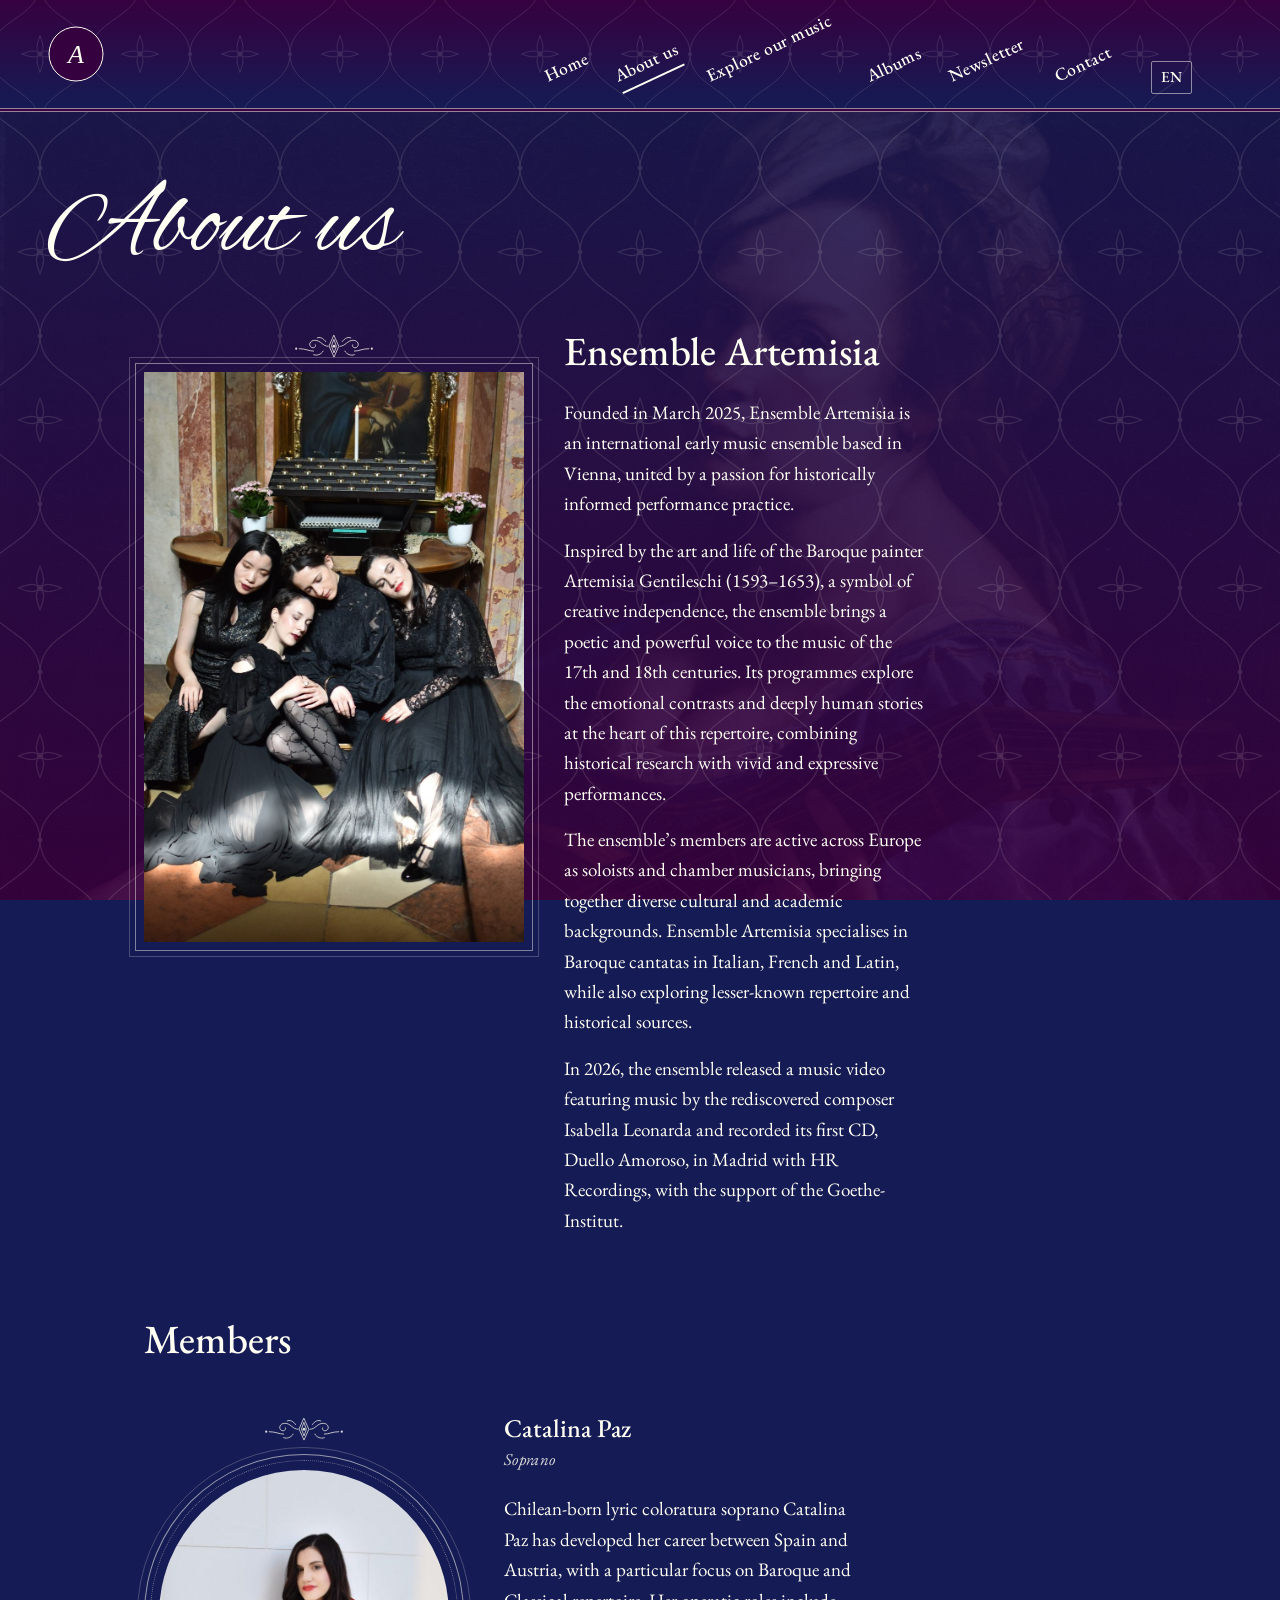
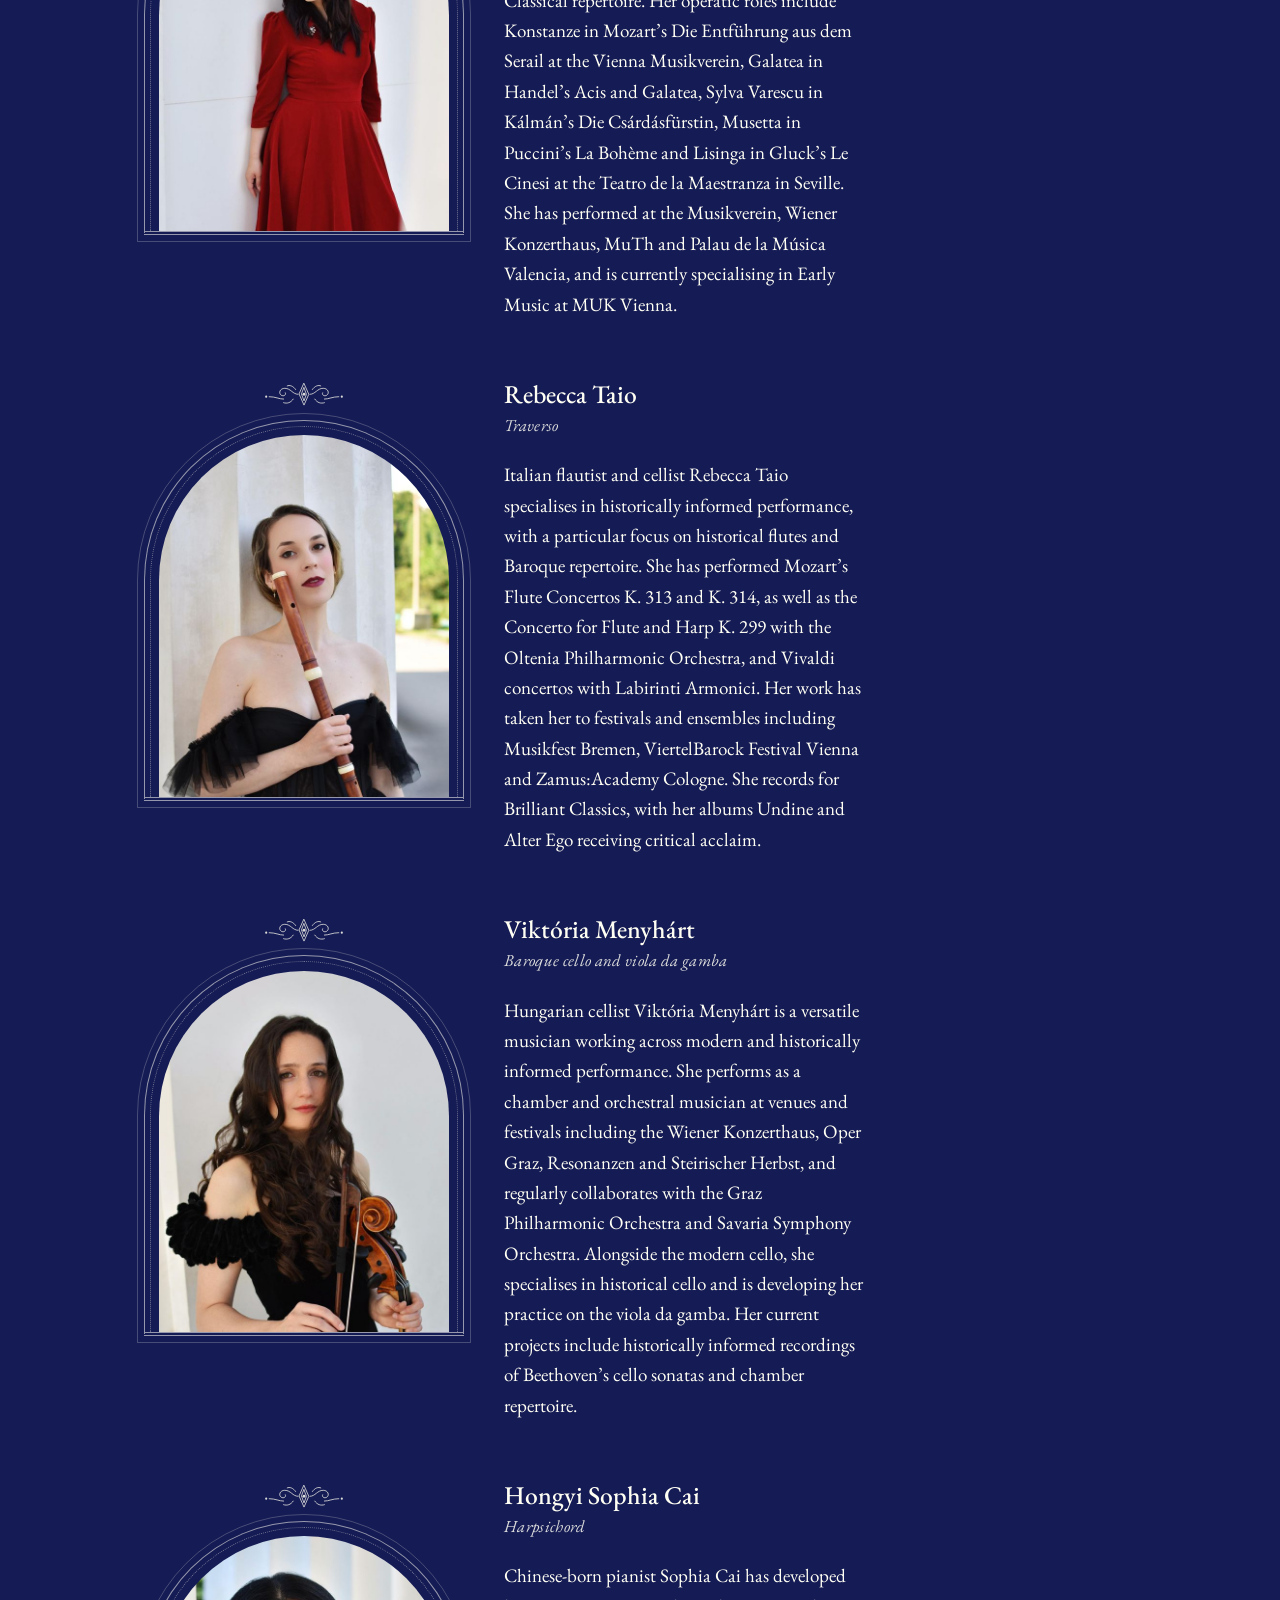
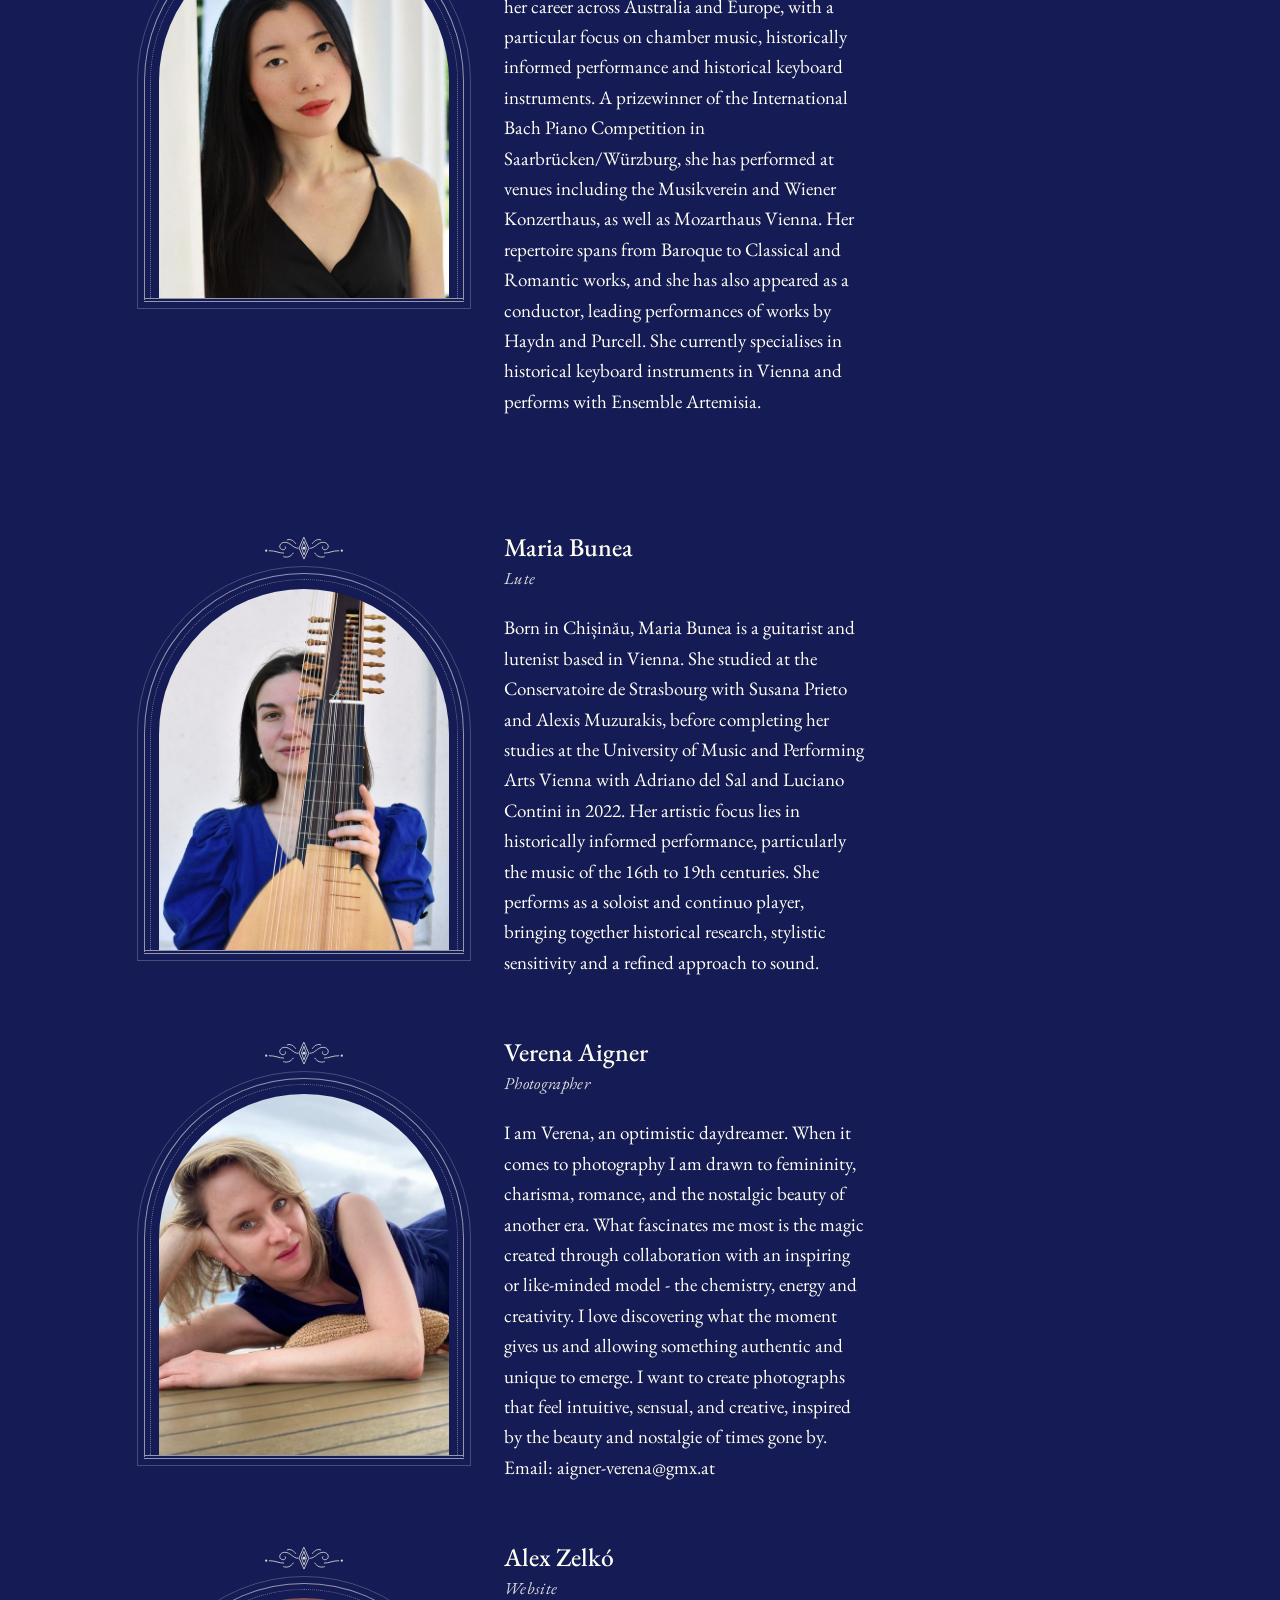
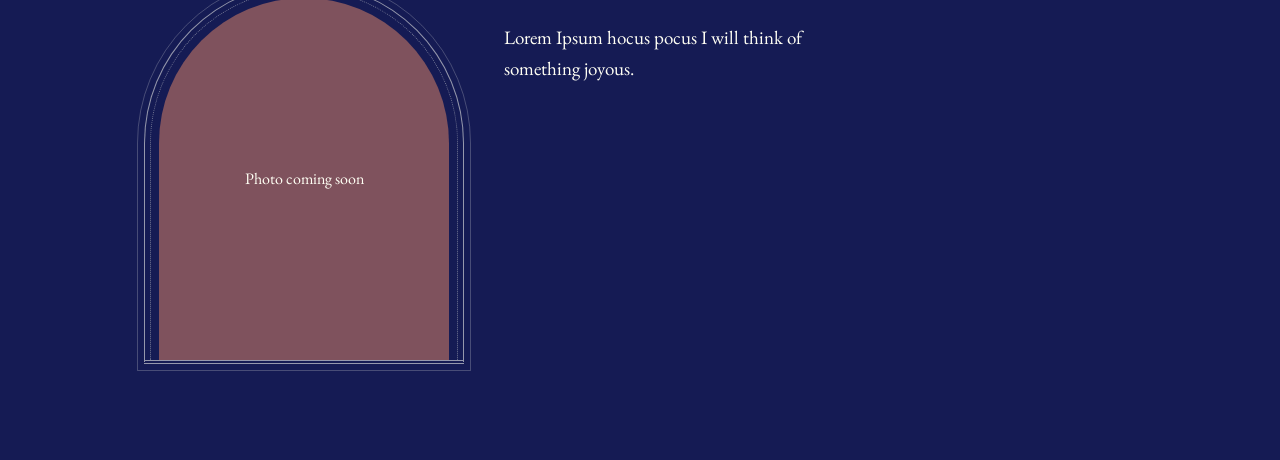
<file: about.html>
<!DOCTYPE html>
<html lang="en">
<head>
  <meta charset="utf-8">
  <meta name="viewport" content="width=device-width, initial-scale=1">
  <title>About us | Ensemble Artemisia</title>
  <meta name="description" content="Ensemble Artemisia: musicians, recordings and concerts.">

  <!-- Fonts: EB Garamond (text and menu) + Alex Brush (script, large title only).
       Fallbacks in the CSS keep the page readable if these fail to load. -->
  <link rel="preconnect" href="https://fonts.googleapis.com">
  <link rel="preconnect" href="https://fonts.gstatic.com" crossorigin>
  <link href="https://fonts.googleapis.com/css2?family=Alex+Brush&family=EB+Garamond:ital,wght@0,400;0,500;1,400&display=swap" rel="stylesheet">

  <link rel="stylesheet" href="css/style.css">
</head>
<body class="page-about">
  <a class="skip-link" href="#main">Skip to content</a>
  <div class="inner-bg" data-pan="page" data-pan-start="0" data-pan-end="70" aria-hidden="true"></div>

  <!-- ===== Shared header: copy this block to every page =====
       Only change which link has. -->
  <header class="site-header">
    <a class="logo" href="index.html" aria-label="Ensemble Artemisia, home">
      <!-- Replace images/logo.svg with the real logo (keep the file name, or update it here) -->
      <img src="images/logo.svg" alt="" width="56" height="56">
    </a>

    <button class="menu-toggle" type="button" aria-expanded="false" aria-controls="site-nav">Menu</button>

    <nav id="site-nav" class="site-nav" aria-label="Main">
      <ul>
        <li><a href="index.html">Home</a></li>
        <li><a href="about.html" aria-current="page">About us</a></li>
        <li><a href="music.html">Explore our music</a></li>
        <li><a href="albums.html">Albums</a></li>
        <li><a href="newsletter.html">Newsletter</a></li>
        <li><a href="contact.html">Contact</a></li>
      </ul>
      <!-- Language switch: English only for now.
           Later: turn this into a link pair, e.g. EN | DE, pointing to a /de/ copy of the site. -->
      <span class="lang" title="More languages coming later">EN</span>
    </nav>
  </header>

  <main id="main" class="inner">
    <h1>About us</h1>

    <section class="group" aria-labelledby="group-title">
      <div class="photo"><img src="images/group.jpg" alt="The four musicians resting their heads on each other in a candlelit chapel" width="900" height="1351"></div>
      <div>
        <h2 id="group-title">Ensemble Artemisia</h2>
        <p>Founded in March 2025, Ensemble Artemisia is an international early music ensemble based in Vienna, united by a passion for historically informed performance practice.</p>
        <p>Inspired by the art and life of the Baroque painter Artemisia Gentileschi (1593–1653), a symbol of creative independence, the ensemble brings a poetic and powerful voice to the music of the 17th and 18th centuries. Its programmes explore the emotional contrasts and deeply human stories at the heart of this repertoire, combining historical research with vivid and expressive performances.</p>
        <p>The ensemble’s members are active across Europe as soloists and chamber musicians, bringing together diverse cultural and academic backgrounds. Ensemble Artemisia specialises in Baroque cantatas in Italian, French and Latin, while also exploring lesser-known repertoire and historical sources.</p>
        <p>In 2026, the ensemble released a music video featuring music by the rediscovered composer Isabella Leonarda and recorded its first CD, Duello Amoroso, in Madrid with HR Recordings, with the support of the Goethe-Institut.</p>
      </div>
    </section>

    <section class="members" aria-labelledby="members-title">
      <h2 id="members-title">Members</h2>
      <article class="member">
        <div class="frame"><img class="arch" src="images/members/catalina.jpg" alt="Portrait of Catalina Paz in a red velvet dress" width="600" height="750" loading="lazy"></div>
        <div>
          <h3>Catalina Paz</h3>
          <p class="role">Soprano</p>
          <p>Chilean-born lyric coloratura soprano Catalina Paz has developed her career between Spain and Austria, with a particular focus on Baroque and Classical repertoire. Her operatic roles include Konstanze in Mozart’s Die Entführung aus dem Serail at the Vienna Musikverein, Galatea in Handel’s Acis and Galatea, Sylva Varescu in Kálmán’s Die Csárdásfürstin, Musetta in Puccini’s La Bohème and Lisinga in Gluck’s Le Cinesi at the Teatro de la Maestranza in Seville. She has performed at the Musikverein, Wiener Konzerthaus, MuTh and Palau de la Música Valencia, and is currently specialising in Early Music at MUK Vienna.</p>
        </div>
      </article>
      <article class="member">
        <div class="frame"><img class="arch" src="images/members/rebecca.jpg" alt="Portrait of Rebecca Taio holding a wooden flute" width="600" height="750" loading="lazy"></div>
        <div>
          <h3>Rebecca Taio</h3>
          <p class="role">Traverso</p>
          <p>Italian flautist and cellist Rebecca Taio specialises in historically informed performance, with a particular focus on historical flutes and Baroque repertoire. She has performed Mozart’s Flute Concertos K. 313 and K. 314, as well as the Concerto for Flute and Harp K. 299 with the Oltenia Philharmonic Orchestra, and Vivaldi concertos with Labirinti Armonici. Her work has taken her to festivals and ensembles including Musikfest Bremen, ViertelBarock Festival Vienna and Zamus:Academy Cologne. She records for Brilliant Classics, with her albums Undine and Alter Ego receiving critical acclaim.</p>
        </div>
      </article>
      <article class="member">
        <div class="frame"><img class="arch" src="images/members/viktoria.jpg" alt="Portrait of Viktória Menyhárt with a cello" width="600" height="750" loading="lazy"></div>
        <div>
          <h3>Viktória Menyhárt</h3>
          <p class="role">Baroque cello and viola da gamba</p>
          <p>Hungarian cellist Viktória Menyhárt is a versatile musician working across modern and historically informed performance. She performs as a chamber and orchestral musician at venues and festivals including the Wiener Konzerthaus, Oper Graz, Resonanzen and Steirischer Herbst, and regularly collaborates with the Graz Philharmonic Orchestra and Savaria Symphony Orchestra. Alongside the modern cello, she specialises in historical cello and is developing her practice on the viola da gamba. Her current projects include historically informed recordings of Beethoven’s cello sonatas and chamber repertoire.</p>
        </div>
      </article>
      <article class="member">
        <div class="frame"><img class="arch" src="images/members/sophia.jpg" alt="Portrait of Hongyi Sophia Cai in a black dress" width="600" height="750" loading="lazy"></div>
        <div>
          <h3>Hongyi Sophia Cai</h3>
          <p class="role">Harpsichord</p>
          <p>Chinese-born pianist Sophia Cai has developed her career across Australia and Europe, with a particular focus on chamber music, historically informed performance and historical keyboard instruments. A prizewinner of the International Bach Piano Competition in Saarbrücken/Würzburg, she has performed at venues including the Musikverein and Wiener Konzerthaus, as well as Mozarthaus Vienna. Her repertoire spans from Baroque to Classical and Romantic works, and she has also appeared as a conductor, leading performances of works by Haydn and Purcell. She currently specialises in historical keyboard instruments in Vienna and performs with Ensemble Artemisia.</p>
        </div>
      </article>
      <article class="member member--gap">
        <div class="frame"><img class="arch" src="images/members/maria.jpg" alt="Portrait of Maria Bunea holding a long-necked lute" width="600" height="750" loading="lazy"></div>
        <div>
          <h3>Maria Bunea</h3>
          <p class="role">Lute</p>
          <p>Born in Chișinău, Maria Bunea is a guitarist and lutenist based in Vienna. She studied at the Conservatoire de Strasbourg with Susana Prieto and Alexis Muzurakis, before completing her studies at the University of Music and Performing Arts Vienna with Adriano del Sal and Luciano Contini in 2022. Her artistic focus lies in historically informed performance, particularly the music of the 16th to 19th centuries. She performs as a soloist and continuo player, bringing together historical research, stylistic sensitivity and a refined approach to sound.</p>
        </div>
      </article>
      <article class="member">
        <div class="frame"><img class="arch" src="images/members/verena.jpg" alt="Portrait of Verena Aigner lying on a wooden deck" width="600" height="750" loading="lazy"></div>
        <div>
          <h3>Verena Aigner</h3>
          <p class="role">Photographer</p>
          <p>I am Verena, an optimistic daydreamer. When it comes to photography I am drawn to femininity, charisma, romance, and the nostalgic beauty of another era. What fascinates me most is the magic created through collaboration with an inspiring or like-minded model - the chemistry, energy and creativity. I love discovering what the moment gives us and allowing something authentic and unique to emerge. I want to create photographs that feel intuitive, sensual, and creative, inspired by the beauty and nostalgie of times gone by. Email: aigner-verena@gmx.at </p>
        </div>
      </article>
      <article class="member">
        <div class="frame"><div class="arch arch--empty" role="img" aria-label="Photo of Alex Zelkó coming soon">Photo coming soon</div></div>
        <div>
          <h3>Alex Zelkó</h3>
          <p class="role">Website</p>
          <p>Lorem Ipsum hocus pocus I will think of something joyous.</p>
        </div>
      </article>
    </section>
  </main>

  <script src="js/main.js"></script>
</body>
</html>
</file>
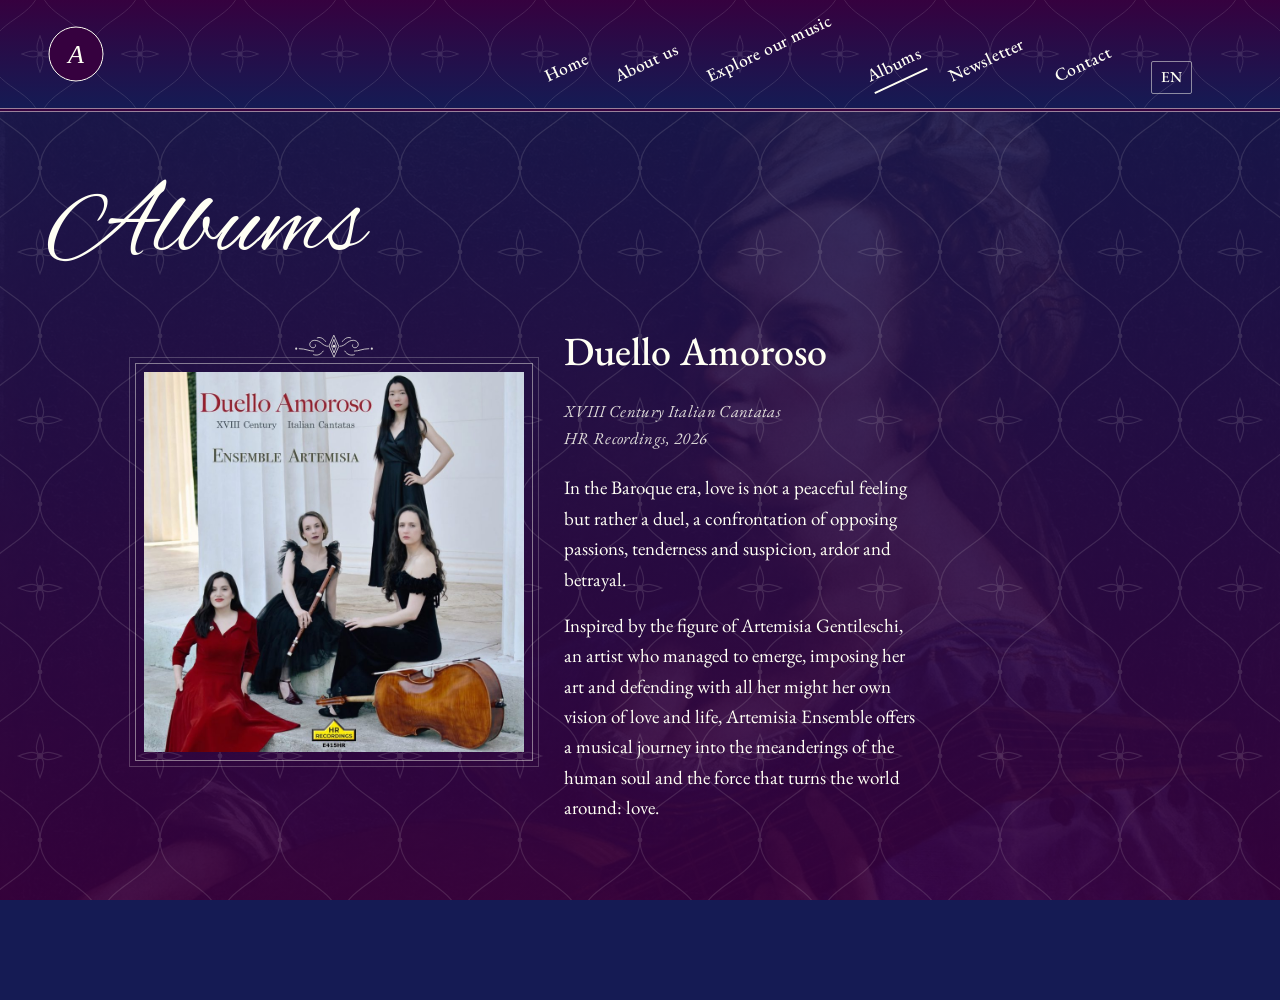
<file: albums.html>
<!DOCTYPE html>
<html lang="en">
<head>
  <meta charset="utf-8">
  <meta name="viewport" content="width=device-width, initial-scale=1">
  <title>Albums | Ensemble Artemisia</title>
  <meta name="description" content="Ensemble Artemisia: musicians, recordings and concerts.">

  <!-- Fonts: EB Garamond (text and menu) + Alex Brush (script, large title only).
       Fallbacks in the CSS keep the page readable if these fail to load. -->
  <link rel="preconnect" href="https://fonts.googleapis.com">
  <link rel="preconnect" href="https://fonts.gstatic.com" crossorigin>
  <link href="https://fonts.googleapis.com/css2?family=Alex+Brush&family=EB+Garamond:ital,wght@0,400;0,500;1,400&display=swap" rel="stylesheet">

  <link rel="stylesheet" href="css/style.css">
</head>
<body class="page-albums">
  <a class="skip-link" href="#main">Skip to content</a>
  <div class="inner-bg" data-pan="page" data-pan-start="0" data-pan-end="70" aria-hidden="true"></div>

  <!-- ===== Shared header: copy this block to every page =====
       Only change which link has. -->
  <header class="site-header">
    <a class="logo" href="index.html" aria-label="Ensemble Artemisia, home">
      <!-- Replace images/logo.svg with the real logo (keep the file name, or update it here) -->
      <img src="images/logo.svg" alt="" width="56" height="56">
    </a>

    <button class="menu-toggle" type="button" aria-expanded="false" aria-controls="site-nav">Menu</button>

    <nav id="site-nav" class="site-nav" aria-label="Main">
      <ul>
        <li><a href="index.html">Home</a></li>
        <li><a href="about.html">About us</a></li>
        <li><a href="music.html">Explore our music</a></li>
        <li><a href="albums.html" aria-current="page">Albums</a></li>
        <li><a href="newsletter.html">Newsletter</a></li>
        <li><a href="contact.html">Contact</a></li>
      </ul>
      <!-- Language switch: English only for now.
           Later: turn this into a link pair, e.g. EN | DE, pointing to a /de/ copy of the site. -->
      <span class="lang" title="More languages coming later">EN</span>
    </nav>
  </header>

  <main id="main" class="inner">
    <h1>Albums</h1>

    <!-- One block per album: copy this whole <section> to add another album -->
    <section class="group" aria-labelledby="album-1-title">
      <div class="photo">
        <img src="images/album-duello-amoroso.jpg" alt="Cover of the album Duello Amoroso: the four musicians among white columns" width="900" height="900">
      </div>
      <div>
        <h2 id="album-1-title">Duello Amoroso</h2>
        <p class="album-subtitle">XVIII Century Italian Cantatas<br>HR Recordings, 2026</p>
        <p>In the Baroque era, love is not a peaceful feeling but rather a duel, a confrontation of opposing passions, tenderness and suspicion, ardor and betrayal.</p>
        <p>Inspired by the figure of Artemisia Gentileschi, an artist who managed to emerge, imposing her art and defending with all her might her own vision of love and life, Artemisia Ensemble offers a musical journey into the meanderings of the human soul and the force that turns the world around: love.</p>
      </div>
    </section>
  </main>

  <script src="js/main.js"></script>
</body>
</html>
</file>
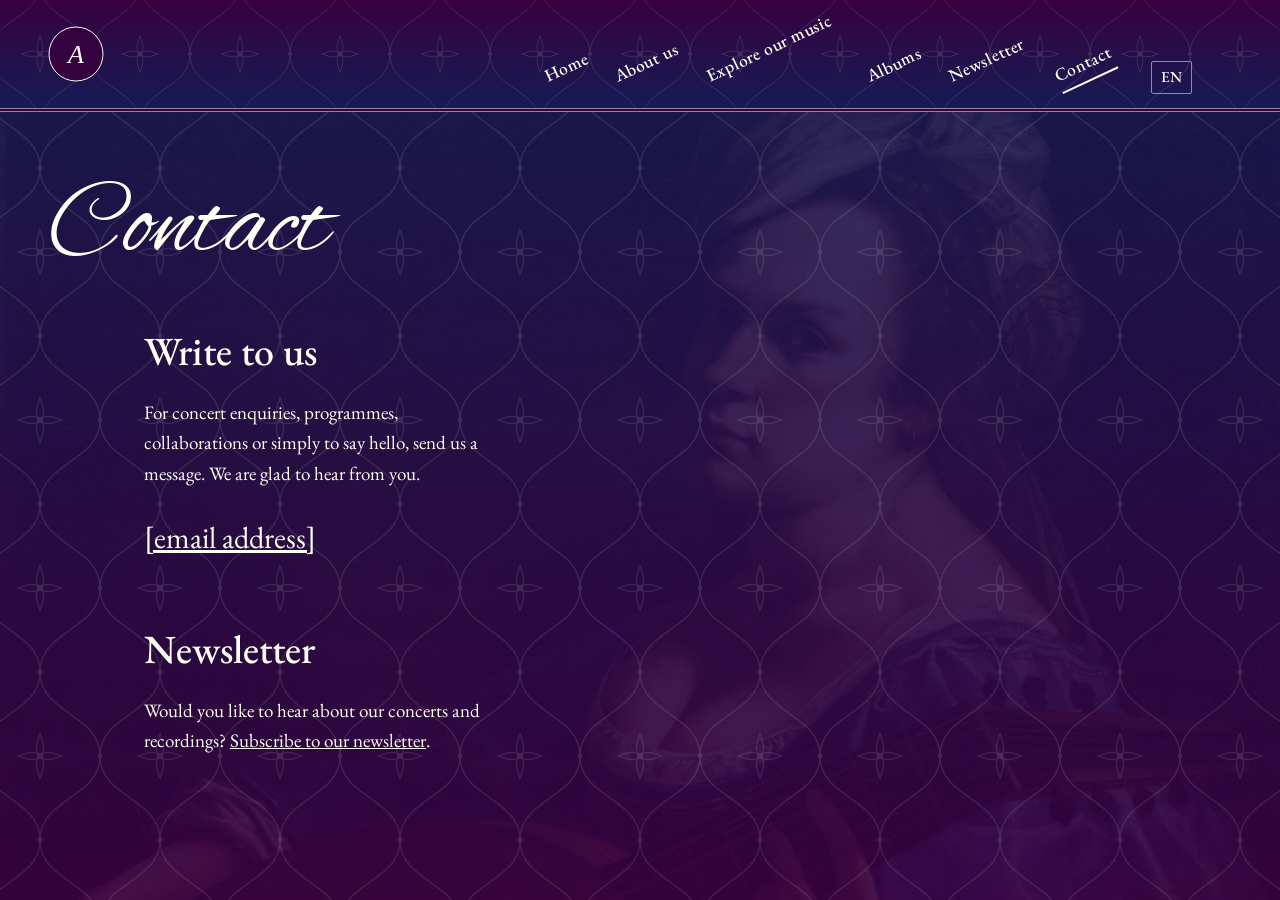
<file: contact.html>
<!DOCTYPE html>
<html lang="en">
<head>
  <meta charset="utf-8">
  <meta name="viewport" content="width=device-width, initial-scale=1">
  <title>Contact | Ensemble Artemisia</title>
  <meta name="description" content="Ensemble Artemisia: musicians, recordings and concerts.">

  <!-- Fonts: EB Garamond (text and menu) + Alex Brush (script, large title only).
       Fallbacks in the CSS keep the page readable if these fail to load. -->
  <link rel="preconnect" href="https://fonts.googleapis.com">
  <link rel="preconnect" href="https://fonts.gstatic.com" crossorigin>
  <link href="https://fonts.googleapis.com/css2?family=Alex+Brush&family=EB+Garamond:ital,wght@0,400;0,500;1,400&display=swap" rel="stylesheet">

  <link rel="stylesheet" href="css/style.css">
</head>
<body class="page-contact">
  <a class="skip-link" href="#main">Skip to content</a>
  <div class="inner-bg" data-pan="page" data-pan-start="0" data-pan-end="70" aria-hidden="true"></div>

  <!-- ===== Shared header: copy this block to every page =====
       Only change which link has. -->
  <header class="site-header">
    <a class="logo" href="index.html" aria-label="Ensemble Artemisia, home">
      <!-- Replace images/logo.svg with the real logo (keep the file name, or update it here) -->
      <img src="images/logo.svg" alt="" width="56" height="56">
    </a>

    <button class="menu-toggle" type="button" aria-expanded="false" aria-controls="site-nav">Menu</button>

    <nav id="site-nav" class="site-nav" aria-label="Main">
      <ul>
        <li><a href="index.html">Home</a></li>
        <li><a href="about.html">About us</a></li>
        <li><a href="music.html">Explore our music</a></li>
        <li><a href="albums.html">Albums</a></li>
        <li><a href="newsletter.html">Newsletter</a></li>
        <li><a href="contact.html" aria-current="page">Contact</a></li>
      </ul>
      <!-- Language switch: English only for now.
           Later: turn this into a link pair, e.g. EN | DE, pointing to a /de/ copy of the site. -->
      <span class="lang" title="More languages coming later">EN</span>
    </nav>
  </header>

  <main id="main" class="inner">
    <h1>Contact</h1>

    <section class="contact-block" aria-labelledby="write-title">
      <h2 id="write-title">Write to us</h2>
      <p>For concert enquiries, programmes, collaborations or simply to say hello, send us a message. We are glad to hear from you.</p>
      <!-- Replace EMAIL_ADDRESS (twice: in the link and in the visible text) with the ensemble's address -->
      <p class="contact-link"><a href="mailto:EMAIL_ADDRESS">[email address]</a></p>
    </section>

    <!-- Social media: remove the comment marks around this block and fill in the links.
    <section class="contact-block" aria-labelledby="follow-title">
      <h2 id="follow-title">Follow us</h2>
      <ul class="link-list">
        <li><a href="https://www.youtube.com/CHANNEL">YouTube</a></li>
        <li><a href="https://www.instagram.com/ACCOUNT">Instagram</a></li>
      </ul>
    </section>
    -->

    <section class="contact-block" aria-labelledby="news-title">
      <h2 id="news-title">Newsletter</h2>
      <p>Would you like to hear about our concerts and recordings? <a href="newsletter.html">Subscribe to our newsletter</a>.</p>
    </section>
  </main>

  <script src="js/main.js"></script>
</body>
</html>
</file>
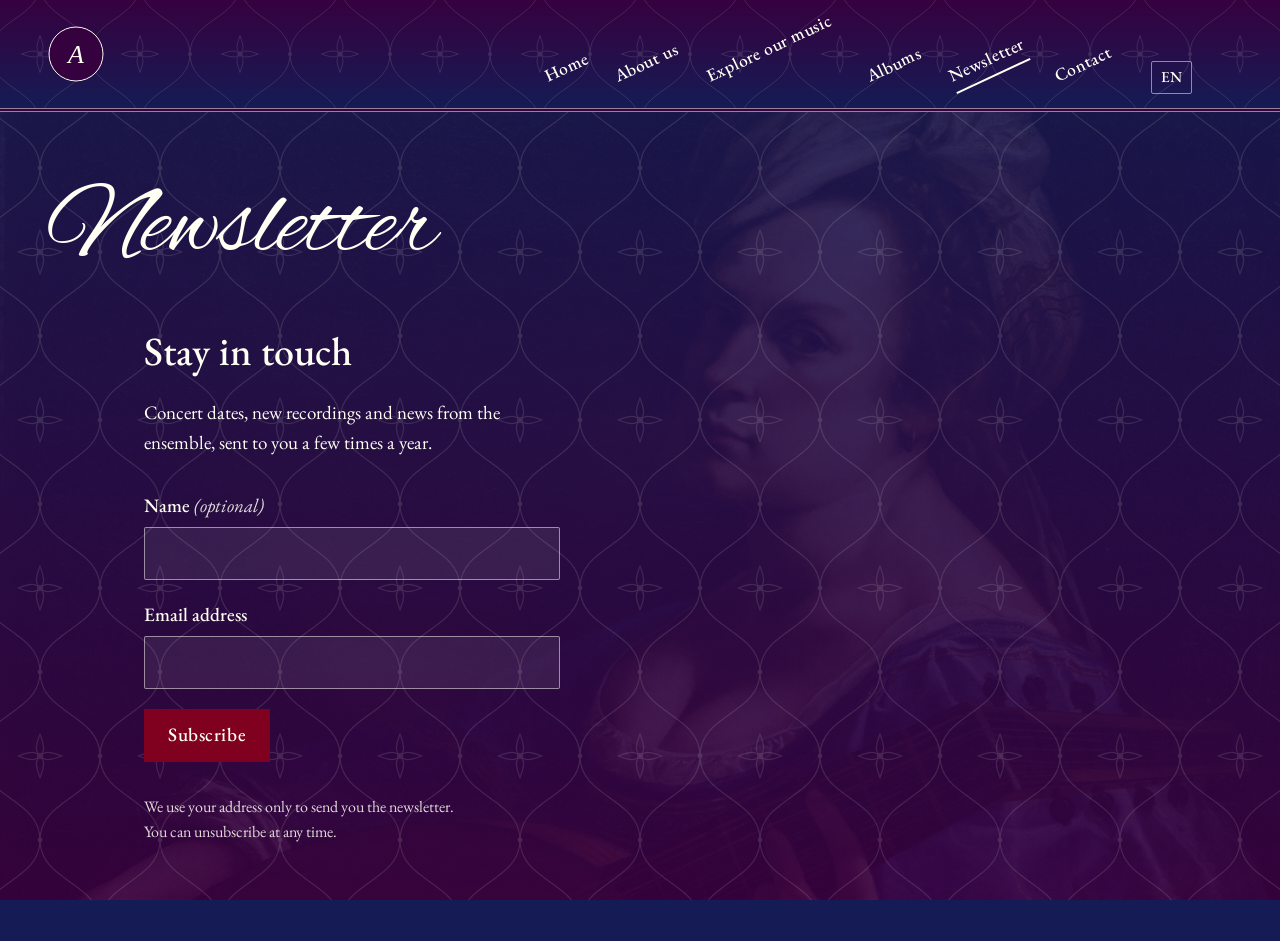
<file: newsletter.html>
<!DOCTYPE html>
<html lang="en">
<head>
  <meta charset="utf-8">
  <meta name="viewport" content="width=device-width, initial-scale=1">
  <title>Newsletter | Ensemble Artemisia</title>
  <meta name="description" content="Ensemble Artemisia: musicians, recordings and concerts.">

  <!-- Fonts: EB Garamond (text and menu) + Alex Brush (script, large title only).
       Fallbacks in the CSS keep the page readable if these fail to load. -->
  <link rel="preconnect" href="https://fonts.googleapis.com">
  <link rel="preconnect" href="https://fonts.gstatic.com" crossorigin>
  <link href="https://fonts.googleapis.com/css2?family=Alex+Brush&family=EB+Garamond:ital,wght@0,400;0,500;1,400&display=swap" rel="stylesheet">

  <link rel="stylesheet" href="css/style.css">
</head>
<body class="page-newsletter">
  <a class="skip-link" href="#main">Skip to content</a>
  <div class="inner-bg" data-pan="page" data-pan-start="0" data-pan-end="70" aria-hidden="true"></div>

  <!-- ===== Shared header: copy this block to every page =====
       Only change which link has. -->
  <header class="site-header">
    <a class="logo" href="index.html" aria-label="Ensemble Artemisia, home">
      <!-- Replace images/logo.svg with the real logo (keep the file name, or update it here) -->
      <img src="images/logo.svg" alt="" width="56" height="56">
    </a>

    <button class="menu-toggle" type="button" aria-expanded="false" aria-controls="site-nav">Menu</button>

    <nav id="site-nav" class="site-nav" aria-label="Main">
      <ul>
        <li><a href="index.html">Home</a></li>
        <li><a href="about.html">About us</a></li>
        <li><a href="music.html">Explore our music</a></li>
        <li><a href="albums.html">Albums</a></li>
        <li><a href="newsletter.html" aria-current="page">Newsletter</a></li>
        <li><a href="contact.html">Contact</a></li>
      </ul>
      <!-- Language switch: English only for now.
           Later: turn this into a link pair, e.g. EN | DE, pointing to a /de/ copy of the site. -->
      <span class="lang" title="More languages coming later">EN</span>
    </nav>
  </header>

  <main id="main" class="inner">
    <h1>Newsletter</h1>

    <section aria-labelledby="signup-title">
      <h2 id="signup-title">Stay in touch</h2>
      <p>Concert dates, new recordings and news from the ensemble, sent to you a few times a year.</p>

      <!-- Sign-up form. It does not send anything yet:
           replace SIGNUP_URL with the form address from your newsletter service
           (Mailchimp, Brevo, Buttondown, ...), and rename the fields if that service asks for other names.
           Until then, js/main.js shows a short message instead of sending. -->
      <form class="signup" action="SIGNUP_URL" method="post">
        <div class="field">
          <label for="signup-name">Name <span class="optional">(optional)</span></label>
          <input id="signup-name" name="name" type="text" autocomplete="name">
        </div>
        <div class="field">
          <label for="signup-email">Email address</label>
          <input id="signup-email" name="email" type="email" autocomplete="email" required>
        </div>
        <button class="button" type="submit">Subscribe</button>
        <p class="form-note" role="status"></p>
      </form>

      <p class="small-print">We use your address only to send you the newsletter. You can unsubscribe at any time.</p>
    </section>
  </main>

  <script src="js/main.js"></script>
</body>
</html>
</file>
<file: css/style.css>
/* ==========================================================
   Ensemble Artemisia: shared styles
   Change colors and fonts in the :root block below.
   ========================================================== */

:root {
  /* The ensemble's palette */
  --navy: #151b54;
  --purple: #36013f;
  --burgundy: #800020;
  --mauve: #7f525d;
  --brown: #5c3317;
  --green: #046307;
  --ivory: #fffff4;

  /* Fonts. The ensemble is still choosing, so swapping is one line:
     replace a name in the lists below AND in the Google Fonts <link> in each HTML page.
     Candidates: "EB Garamond" (the free Garamond), "Libre Baskerville",
     "Old Standard TT", "Alex Brush" (a script: best kept for large titles only). */
  --font-script: "Alex Brush", "Snell Roundhand", cursive;
  --font-text: "EB Garamond", Garamond, Georgia, "Times New Roman", serif;

  --page-pad: clamp(1.25rem, 4vw, 3rem);

  /* Hero picture: wide group photo on desktop, tall one on phones (see the phone block below) */
  --hero-image: url("../images/hero-desktop.jpg");

  /* Hero picture framing (desktop values; the phone values are in the phone block below).
     --hero-x / --hero-y: which part of the picture shows (0% = left / top edge, 100% = right / bottom edge).
     --hero-zoom: size of the picture; 1 = it just fills the hero, 1.39 = 139%.
     --hero-pan: how far the picture slides down while the page scrolls, in percent points (0 = still). */
  --hero-x: 0%;
  --hero-y: 31%;
  --hero-zoom: 1.44;
  --hero-pan: 60;

  /* Height of the solid header bar (the home picture starts right below it) */
  --header-h: 7rem;
}

*,
*::before,
*::after { box-sizing: border-box; }

html { -webkit-text-size-adjust: 100%; }

body {
  margin: 0;
  background: var(--navy);
  color: var(--ivory);
  font-family: var(--font-text);
  font-size: 1.1875rem;
  line-height: 1.6;
}

img { max-width: 100%; height: auto; }

a { color: inherit; }

/* Visible keyboard focus everywhere */
:focus-visible {
  outline: 2px solid var(--ivory);
  outline-offset: 3px;
}

.skip-link {
  position: absolute;
  left: 1rem;
  top: -4rem;
  z-index: 100;
  padding: 0.5rem 1rem;
  background: var(--ivory);
  color: var(--navy);
}
.skip-link:focus { top: 1rem; }

/* ---------- Header: a solid bar at the top of every page ---------- */

.site-header {
  position: relative;
  z-index: 10;
  isolation: isolate;
  min-height: var(--header-h);
  display: flex;
  align-items: flex-end;
  justify-content: space-between;
  padding: 0.9rem var(--page-pad);
  background: linear-gradient(180deg, var(--purple), var(--navy));
  border-bottom: 4px double rgba(255, 255, 244, 0.5);   /* same double line as the picture frames */
}
.site-header::before {
  content: "";
  position: absolute;
  inset: 0;
  z-index: -1;
  background: url("../images/pattern.svg") center / 100px 140px;
  opacity: 0.12;
  pointer-events: none;
}

.logo { align-self: center; display: block; line-height: 0; }
.logo img { border-radius: 50%; }

.site-nav {
  display: flex;
  align-items: center;
  gap: 1.75rem;
}

.site-nav ul {
  display: flex;
  flex-wrap: wrap;
  gap: 0.5rem 1.75rem;
  margin: 0;
  padding: 0;
  list-style: none;
}

.site-nav a {
  display: inline-block;
  padding: 0.25rem 0 0.15rem;
  text-decoration: none;
  font-weight: 500;
  font-size: 1.1rem;
  letter-spacing: 0.03em;
  border-bottom: 2px solid transparent;
}
.site-nav a:hover { border-bottom-color: rgba(255, 255, 244, 0.5); }
.site-nav a[aria-current] { border-bottom-color: var(--ivory); }   /* the page (or section) you are on */

.lang {
  padding: 0.2rem 0.55rem;
  border: 1px solid rgba(255, 255, 244, 0.5);
  border-radius: 2px;
  font-size: 0.95rem;
  font-weight: 500;
}

.menu-toggle { display: none; }

/* ---------- Hero (home page) ---------- */

.hero {
  position: relative;
  min-height: calc(100vh - var(--header-h));
  min-height: calc(100svh - var(--header-h));
  display: flex;
  flex-direction: column;
  justify-content: flex-end;
  padding: 3rem var(--page-pad) clamp(2.5rem, 8vh, 5rem);
}

/* The picture sits in its own layer: .hero-bg holds a fallback (shown if the picture fails),
   ::before is the picture itself, ::after a navy veil (darker at the bottom, behind the title).
   The framing comes from --hero-x, --hero-y and --hero-zoom at the top of this file,
   and js/main.js slides the picture slowly while the page scrolls (it sets --pan-y). */
.hero-bg {
  position: absolute;
  inset: 0;
  z-index: 0;
  overflow: hidden;
  background:
    radial-gradient(ellipse at 15% 70%, var(--burgundy) 0%, transparent 55%),
    linear-gradient(160deg, var(--purple) 0%, var(--navy) 100%);
}
.hero-bg::before,
.hero-bg::after {
  content: "";
  position: absolute;
  inset: 0;
}
.hero-bg::before {
  background: var(--hero-image) var(--hero-x) var(--pan-y, var(--hero-y)) / cover no-repeat;
  transform: scale(var(--hero-zoom));
  transform-origin: var(--hero-x) var(--pan-y, var(--hero-y));
}
.hero-bg::after {
  background: linear-gradient(180deg, rgba(21, 27, 84, 0.2) 0%, rgba(21, 27, 84, 0.1) 35%, rgba(21, 27, 84, 0.25) 60%, rgba(21, 27, 84, 0.85) 100%);
}

.hero > :not(.hero-bg) {
  position: relative;
  z-index: 1;
}

.hero h1 {
  margin: 0;
  max-width: 10ch;
  font-family: var(--font-script);
  font-weight: 400;
  font-size: clamp(3.75rem, 12vw, 9.5rem);
  line-height: 1;
}

.welcome {
  max-width: 38ch;
  margin: 1.5rem 0 0;
  font-size: clamp(1.15rem, 2vw, 1.4rem);
}

/* ---------- Buttons ---------- */

.button {
  display: inline-block;
  padding: 0.7rem 1.5rem;
  background: var(--burgundy);
  color: var(--ivory);
  text-decoration: none;
  font-weight: 500;
  letter-spacing: 0.03em;
}
.button:hover { background: #99002a; }

/* ---------- Inner pages (About us, Explore our music, ...) ----------
   .inner is the shared base: painting background, faint pattern, headings. */

.inner {
  --pattern-opacity: 0.12;   /* strength of the background pattern: 0 turns it off */
  min-height: calc(100vh - var(--header-h));
  padding: 4rem var(--page-pad) 6rem;
}

/* The painting sits in its own fixed layer behind the page and pans while you scroll
   (see js/main.js). It starts at the top, so the painted head stays in view. */
.inner-bg {
  position: fixed;
  inset: 0;
  z-index: 0;
  background-image:
    linear-gradient(rgba(21, 27, 84, 0.88), rgba(54, 1, 63, 0.92)),
    url("../images/about-bg.jpg");
  background-size: cover;
  background-position: 70% 0%;
}
/* Faint baroque pattern over the painting; fixed, so it stays still while the page scrolls. */
.inner::before {
  content: "";
  position: fixed;
  inset: 0;
  z-index: 0;
  pointer-events: none;
  background: url("../images/pattern.svg") center top / 120px 168px;
  opacity: var(--pattern-opacity);
}

.inner > * { position: relative; z-index: 1; max-width: 62rem; margin-inline: auto; }
.inner h1, .inner h2, .inner h3 { margin: 0; font-weight: 500; line-height: 1.15; }
.inner h1 {
  margin-bottom: 3rem;
  font-family: var(--font-script);
  font-weight: 400;
  font-size: clamp(3.5rem, 9vw, 6.5rem);
  line-height: 1;
}
.inner h2 { margin-bottom: 1.5rem; font-size: clamp(1.75rem, 3.5vw, 2.5rem); }
.inner h3 { margin-bottom: 0.15rem; font-size: 1.6rem; }
.inner p { margin: 0; max-width: 40ch; }
.inner p + p { margin-top: 1rem; }   /* space between body paragraphs */

/* Text next to a picture: the title sits level with the ornament above the picture, the short line
   under it (role, subtitle) is small and italic, and a gap separates it from the body text. */
.member > :last-child { padding-top: 0.25rem; }
.role,
.album-subtitle {
  margin: 0;
  font-size: 1.05rem;
  font-style: italic;
  letter-spacing: 0.02em;
  opacity: 0.85;
}
.inner .role + p,
.inner .album-subtitle + p { margin-top: 1.35rem; }

.group,
.member {
  display: grid;
  grid-template-columns: minmax(0, 320px) 1fr;
  gap: 2.5rem;
  align-items: start;   /* the text starts level with the ornament above the picture */
}
.group { grid-template-columns: minmax(0, 380px) 1fr; margin-bottom: 5rem; }
.group img {
  display: block;
  width: 100%;
  height: auto;
  outline: 1px solid rgba(255, 255, 244, 0.45);   /* thin line set off from the photo */
  outline-offset: 8px;
}

.members > h2 { margin-bottom: 3rem; }
.member + .member { margin-top: 3.5rem; }
.member + .member.member--gap { margin-top: 7rem; }  /* the extra space before the second group */

.arch {
  display: block;
  width: 100%;
  height: auto;
  aspect-ratio: 4 / 5;
  object-fit: cover;
  border-radius: 999px 999px 0 0;   /* round top */
}
.arch--empty {
  display: grid;
  place-items: center;
  background: var(--mauve);
  text-align: center;
  font-size: 1rem;
}

/* Baroque-style frames (portraits and group photo): a double line, a dotted pearl line inside,
   a fine outer line, and a larger ornament above the top. */
.frame {
  position: relative;
  padding: 0.9rem 0.9rem 0;
  border: 1px solid rgba(255, 255, 244, 0.55);
  border-bottom: 4px double rgba(255, 255, 244, 0.55);   /* plinth */
  border-radius: 999px 999px 0 0;
  outline: 1px solid rgba(255, 255, 244, 0.22);          /* fine outer line */
  outline-offset: 6px;
}
.frame::before {
  content: "";
  position: absolute;
  inset: 5px 5px 0;
  border: 1px dotted rgba(255, 255, 244, 0.4);           /* pearl line */
  border-bottom: 0;
  border-radius: 999px 999px 0 0;
  pointer-events: none;
}
.frame::after,
.photo::after {
  content: "";
  position: absolute;
  top: -9px;
  left: 50%;
  width: 96px;
  height: 32px;
  transform: translate(-50%, -100%);
  background: url("../images/ornament.svg") center / contain no-repeat;
}
.member .frame,
.photo { margin-top: 2.75rem; }

.photo {
  position: relative;
  outline: 1px solid rgba(255, 255, 244, 0.22);          /* fine outer line, outside the photo's own line */
  outline-offset: 14px;
}

@media (max-width: 40rem) {
  .group, .member { grid-template-columns: 1fr; gap: 1.25rem; }
  .group .photo { max-width: 280px; }   /* the wrapper carries the outer frame, so it gets the width limit */
  .frame { max-width: 300px; }
}

/* Explore our music page: click-to-load videos */
.videos {
  display: grid;
  grid-template-columns: repeat(2, minmax(0, 1fr));
  gap: 1rem 3rem;
}
.video-box {
  position: relative;
  aspect-ratio: 16 / 9;
  /* The thumbnail is set per video with --poster (see music.html);
     the gradient shows if the picture file is missing. */
  background:
    var(--poster, none) center / cover no-repeat,
    linear-gradient(160deg, var(--purple), var(--navy));
}
.video-box iframe {
  position: absolute;
  inset: 0;
  width: 100%;
  height: 100%;
  border: 0;
}
.video-play {
  position: absolute;
  inset: 0;
  width: 100%;
  display: flex;
  flex-direction: column;
  align-items: center;
  justify-content: center;
  gap: 0.75rem;
  border: 0;
  background: linear-gradient(rgba(21, 27, 84, 0.1), rgba(21, 27, 84, 0.5));   /* keeps the play icon readable on any picture */
  color: var(--ivory);
  font: inherit;
  cursor: pointer;
}
.video-play svg { width: 4.5rem; height: 4.5rem; }
.video-play:hover svg { opacity: 0.8; }
.video-play span { font-size: 0.95rem; opacity: 0.9; text-shadow: 0 1px 4px rgba(0, 0, 0, 0.6); }
.video h3 { margin-top: 1.25rem; }
.video p { margin-top: 0.25rem; }

@media (max-width: 40rem) {
  .videos { grid-template-columns: 1fr; }
}

/* Albums page */

/* Newsletter and contact pages */
.signup {
  display: grid;
  gap: 1.25rem;
  max-width: 26rem;
  margin-top: 2rem;
}
.field label { display: block; margin-bottom: 0.35rem; font-weight: 500; }
.optional { font-weight: 400; font-style: italic; opacity: 0.85; }
.field input {
  width: 100%;
  padding: 0.65rem 0.8rem;
  background: rgba(255, 255, 244, 0.08);
  color: var(--ivory);
  border: 1px solid rgba(255, 255, 244, 0.5);
  border-radius: 2px;
  font: inherit;
}
.field input:focus-visible { outline-offset: 2px; background: rgba(255, 255, 244, 0.14); }
button.button { justify-self: start; border: 0; font: inherit; font-weight: 500; cursor: pointer; }
.inner .form-note { font-style: italic; }
.inner .form-note:empty { display: none; }
.inner .small-print { margin-top: 2rem; font-size: 1rem; opacity: 0.85; }

.contact-block + .contact-block { margin-top: 4rem; }
.inner .contact-link { margin-top: 1.5rem; font-size: clamp(1.4rem, 3vw, 1.9rem); }
.link-list { margin: 0; padding: 0; list-style: none; }
.link-list li + li { margin-top: 0.5rem; }

/* Phones, inner pages only: picture-and-text blocks are centred (picture, name, short line, body text).
   The page title and standalone section titles (Members, Videos) stay left-aligned; the home page is unchanged. */
@media (max-width: 40rem) {
  /* width: 100% (up to the max-width above) reserves the space before a picture has loaded,
     so the page does not grow while it scrolls to a section */
  .group .photo,
  .frame { margin-inline: auto; width: 100%; }

  .group > :last-child,
  .member > :last-child,
  .video { text-align: center; }

  .group p,
  .member p { margin-inline: auto; }

  /* Body text is justified (the short role and subtitle lines stay centred). The last line of each
     paragraph is centred to match the blocks, and hyphenation keeps the word gaps even on narrow screens. */
  .group p:not(.role):not(.album-subtitle),
  .member p:not(.role) {
    text-align: justify;
    text-align-last: center;
    hyphens: auto;
  }
}

/* ---------- One-page layout (index.html with every section on it) ----------
   The header stays at the top, the menu links glide to the sections,
   and an ornament separates the sections. */

html { scroll-behavior: smooth; }

.one-page .site-header { position: sticky; top: 0; }
.one-page .page-section { scroll-margin-top: calc(var(--header-h) + 2.5rem); }   /* section titles land a little below the header */

/* clip-path keeps the fixed painting and pattern inside this block, so they never cover the hero picture */
.one-page .inner {
  position: relative;
  clip-path: inset(0);
  padding-top: 6rem;
}
/* The painting layer now lives inside .inner: keep it fixed and full-size (not a centred column like the sections) */
.one-page .inner > .inner-bg {
  position: fixed;
  z-index: -1;   /* below the baroque pattern (.inner::before), which lies over the painting */
  max-width: none;
  margin: 0;
}

/* Paintings that follow one another behind the sections (the list is in index.html, the movement in js/main.js).
   Without JavaScript the .inner-bg rule above still shows the first painting. */
.inner-bg.has-paintings { background: var(--navy); }
.painting {
  position: absolute;
  inset: 0;
  background-size: cover;
  background-repeat: no-repeat;
  background-position: 50% 0%;
  opacity: 0;
}
/* The dark veil that keeps the text readable, over whichever painting is showing */
.inner-bg.has-paintings::after {
  content: "";
  position: absolute;
  inset: 0;
  background: linear-gradient(rgba(21, 27, 84, 0.88), rgba(54, 1, 63, 0.92));
}

.one-page .page-section + .page-section { margin-top: 8rem; }
.one-page .page-section + .page-section::before {
  content: "";
  display: block;
  width: min(26rem, 100%);   /* the divider: long arms with curled ends (images/divider.svg) */
  aspect-ratio: 20 / 3;
  margin: 0 auto 5rem;
  background: url("../images/divider.svg") center / contain no-repeat;
  opacity: 0.85;
}

.one-page .section-title {
  margin-bottom: 3rem;
  font-family: var(--font-script);
  font-weight: 400;
  font-size: clamp(3.5rem, 9vw, 6.5rem);
  line-height: 1;
}
.one-page .inner h3 { margin-bottom: 1.5rem; font-size: clamp(1.75rem, 3.5vw, 2.5rem); }
.one-page .inner h4 { margin: 0 0 0.15rem; font-weight: 500; line-height: 1.15; font-size: 1.6rem; }
.one-page .members > h3 { margin-bottom: 3rem; }
.one-page .video h4 { margin-top: 1.25rem; }

/* ---------- Slanted menu (desktop only) ----------
   Change --nav-angle to adjust the slant:
   -15deg is gentle, -25deg is moderate, -45deg is steep. */

@media (min-width: 52.01rem) {
  .site-nav {
    --nav-angle: -25deg;
    align-items: flex-end;
    padding-right: 2.5rem;   /* room for the last slanted word */
  }

  .site-nav ul {
    flex-wrap: nowrap;
    align-items: flex-end;
    gap: 1.5rem;
  }

  .site-nav a {
    white-space: nowrap;
    transform: rotate(var(--nav-angle));
    transform-origin: left bottom;
  }
}

/* ---------- Phones and narrow windows ---------- */

@media (max-width: 52rem) {
  /* Tall group photo, its own framing, and a shorter bar on phones */
  :root {
    --hero-image: url("../images/hero-mobile.jpg");
    --header-h: 5.55rem;   /* the real height of the bar here (logo + padding + line), so the hero ends exactly at the bottom of the screen */
    --hero-x: 37%;
    --hero-y: 100%;
    --hero-zoom: 1.08;
  }

  .menu-toggle {
    display: block;
    padding: 0.5rem 1rem;
    background: rgba(21, 27, 84, 0.6);
    color: var(--ivory);
    border: 1px solid rgba(255, 255, 244, 0.5);
    border-radius: 2px;
    font: inherit;
    font-weight: 500;
    cursor: pointer;
  }

  .site-nav {
    display: none;
    position: absolute;
    top: 100%;
    left: 0;
    right: 0;
    flex-direction: column;
    align-items: flex-start;
    gap: 1rem;
    padding: 1.25rem 1.5rem;
    background: var(--navy);
    border-bottom: 4px double rgba(255, 255, 244, 0.5);
  }
  .site-nav.is-open { display: flex; }

  .site-nav ul { flex-direction: column; gap: 0.25rem; }
  .site-nav a { padding: 0.5rem 0; }
}

@media (prefers-reduced-motion: reduce) {
  * { scroll-behavior: auto !important; }
}
</file>
